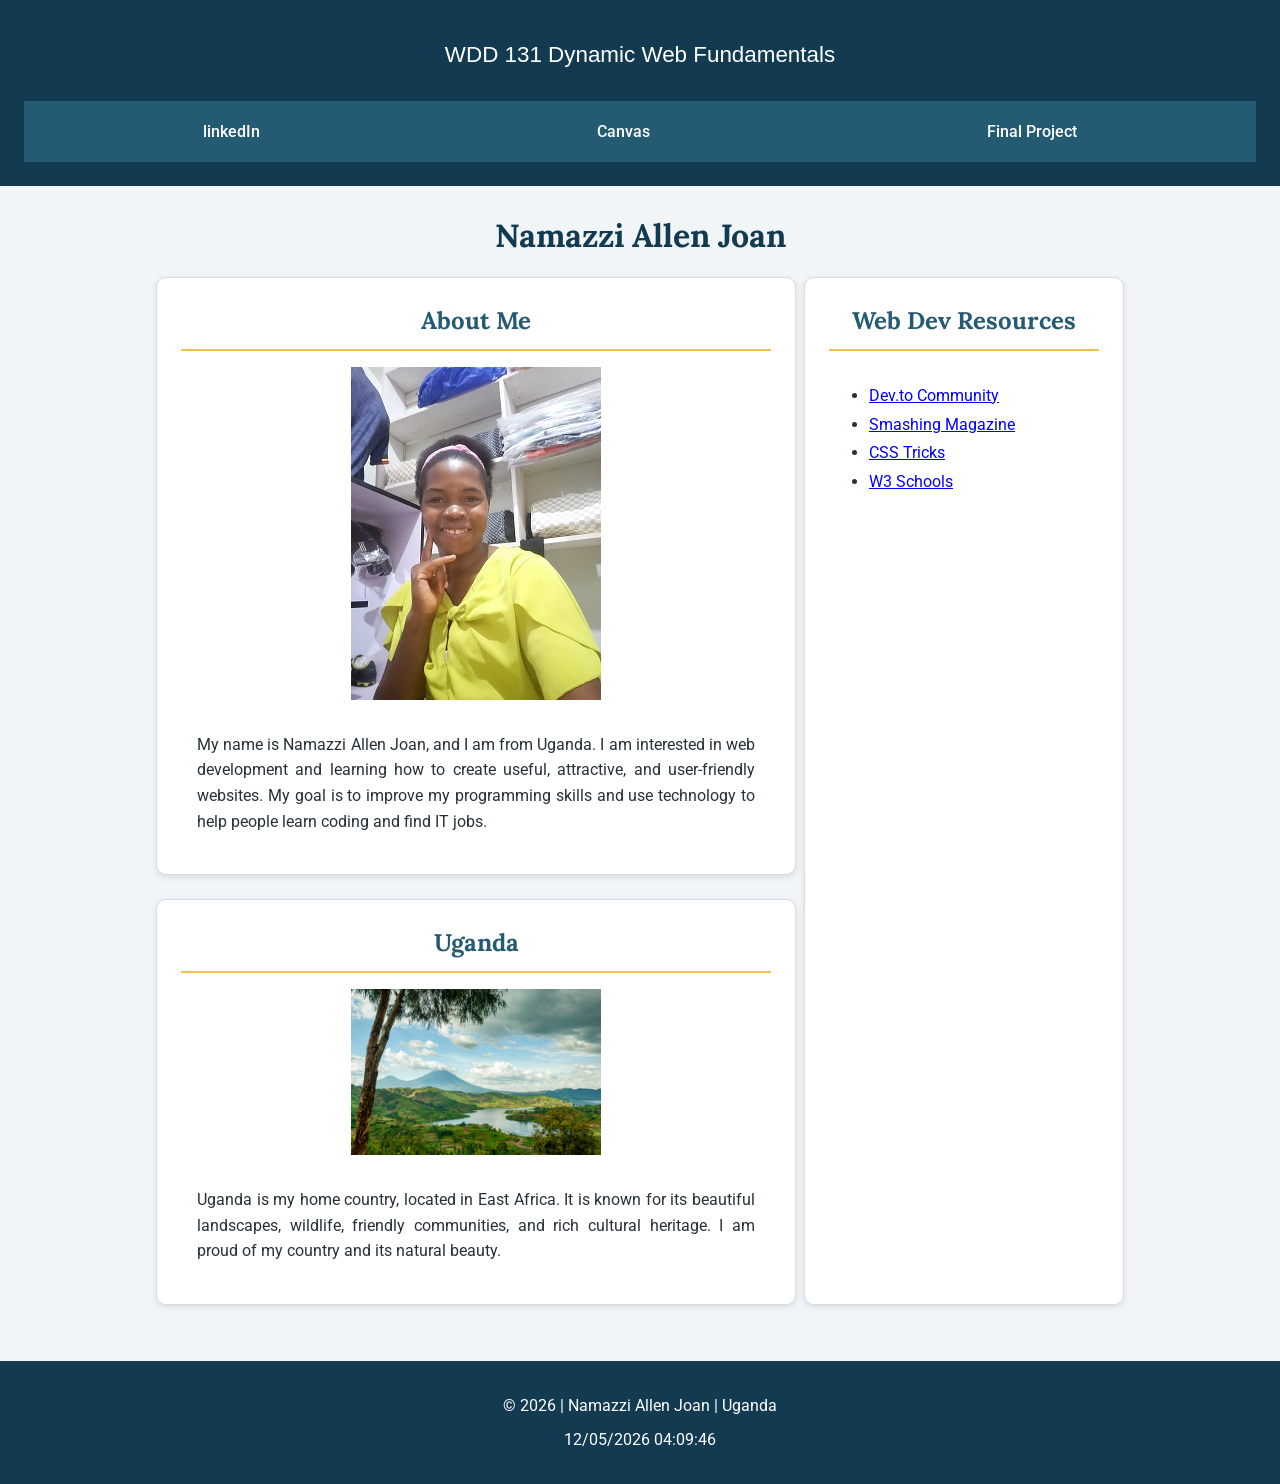
<file: index.html>
<!DOCTYPE html>
<html lang="en">
<head>
     <meta charset="UTF-8">
     <meta name="viewport" content="width=device-width, initial-scale=1.0">
     <title>WDD 131 - Dynamic Web Fundamentals - Namazzi Allen Joan</title>
     <meta name="description" content="WDD 131 - Dynamic Wed Fundamentals, by Namazzi Allen Joan. learn about my background, web development studies, personal interests and goals. ">
     <meta name="author" content="Namazzi Allen Joan">
     
     <link rel="preconnect" href="https://fonts.googleapis.com">
     <link rel="preconnect" href="https://fonts.gstatic.com" crossorigin>
     <link href="https://fonts.googleapis.com/css2?family=Roboto:wght@400;500;700&family=Lora:wght@400;500;700&display=swap" rel="stylesheet">
     <link rel="stylesheet" href="styles/base.css">
     <script src="scripts/getdates.js" defer></script>
</head>
<body>
 <header>
  <span id="course-title">WDD 131 Dynamic Web Fundamentals</span>

  <nav>
    <a href="https://https://www.linkedin.com/in/namazzi-allen-joan-37a02a3b5/" target="_blank">linkedIn</a>
    <a href="https://byupw.instructure.com/" target="_blank">Canvas</a>
    <a href="final-project/">Final Project</a>
  </nav>
 </header>
 <main>
  <h1>Namazzi Allen Joan</h1>

  <div class="content-grid">
    <!--left column-->
    <div class="about-column">
      <section class="card">
         <h2>About Me</h2>
         <img src="images/allen.jpg" alt="Picture of Namazzi Allen Joan.">
         <p>
            My name is Namazzi Allen Joan, and I am from Uganda.
            I am interested in web development and learning how to
            create useful, attractive, and user-friendly websites.
            My goal is to improve my programming skills and use
            technology to help people learn coding and find IT jobs.
         </p>
      </section>
      <section class="card">
         <h2>Uganda</h2>
         <img src="images/uganda.jpg" alt="Beautiful scenery of Uganda">

         <p>
            Uganda is my home country, located in East Africa.
            It is known for its beautiful landscapes, wildlife,
            friendly communities, and rich cultural heritage.
            I am proud of my country and its natural beauty.
         </p>
      </section>
    </div>

     <section class="card resources">
      <h2>Web Dev Resources</h2>

       <ul>
          <li><a href="https://dev.to/">Dev.to Community</a></li>
          <li><a href="https://www.smashingmagazine.com/">Smashing Magazine</a></li>
          <li><a href="https://css-tricks.com/">CSS Tricks</a></li>
          <li><a href="https://www.w3schools.com/">W3 Schools</a></li>
       </ul>
     </section>
  </div>
 </main>
 <footer>
    <p>
      ©  <span id="currentyear"></span> | Namazzi Allen Joan | Uganda
    </p>

    <p id="lastModified"></p>
  </footer>
</body>
</html>
</file>
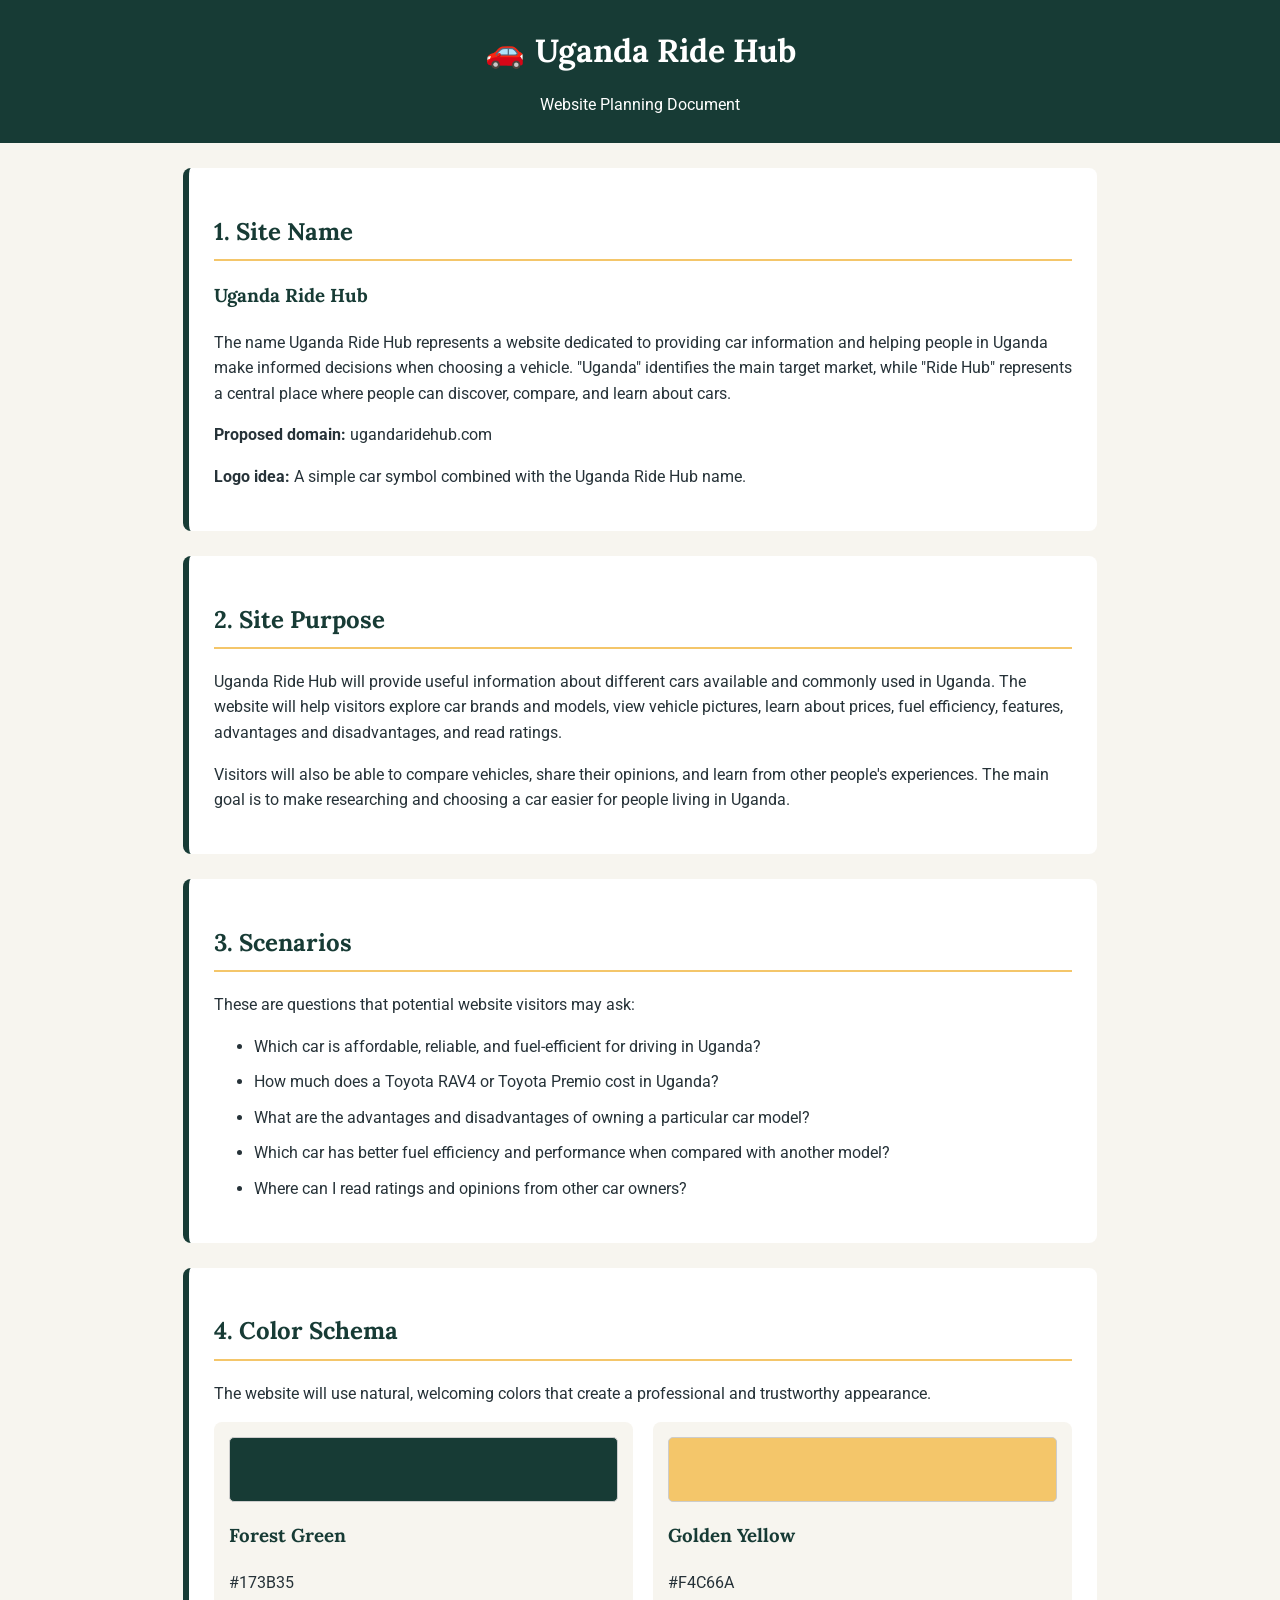
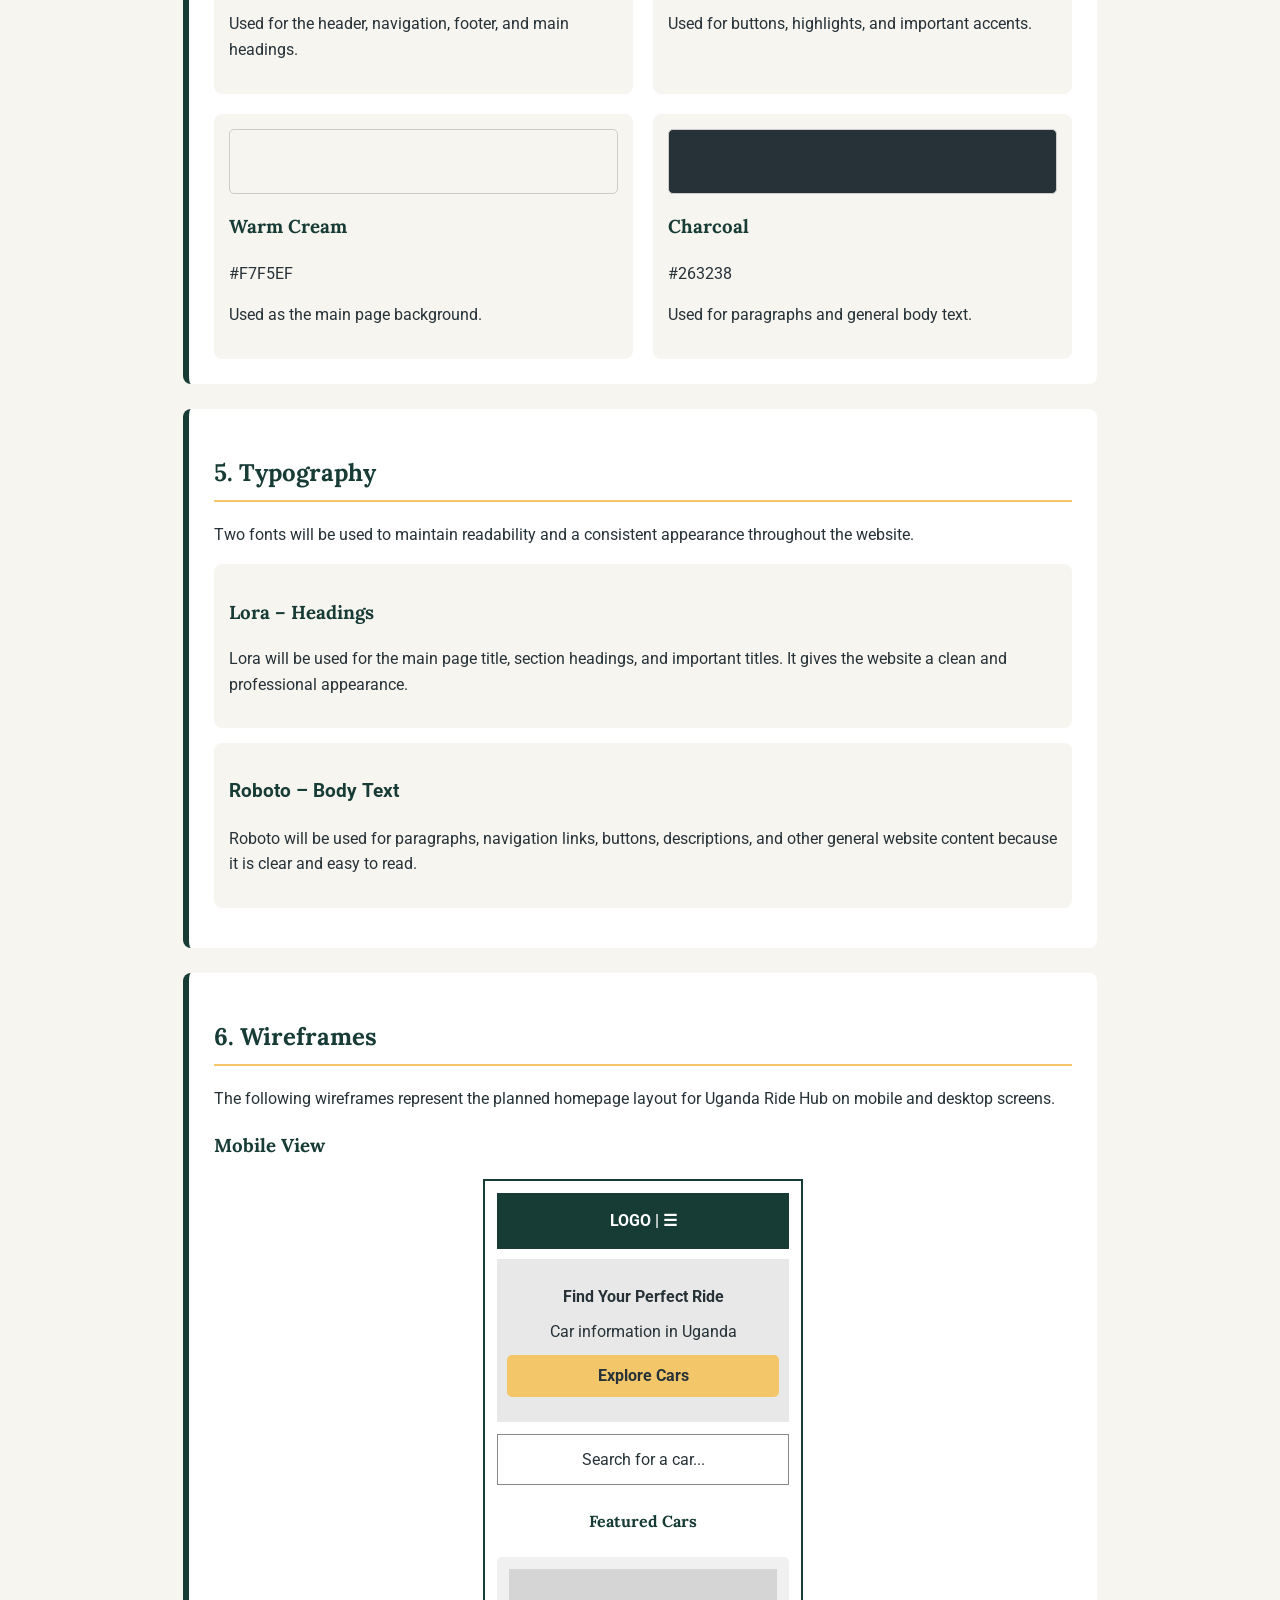
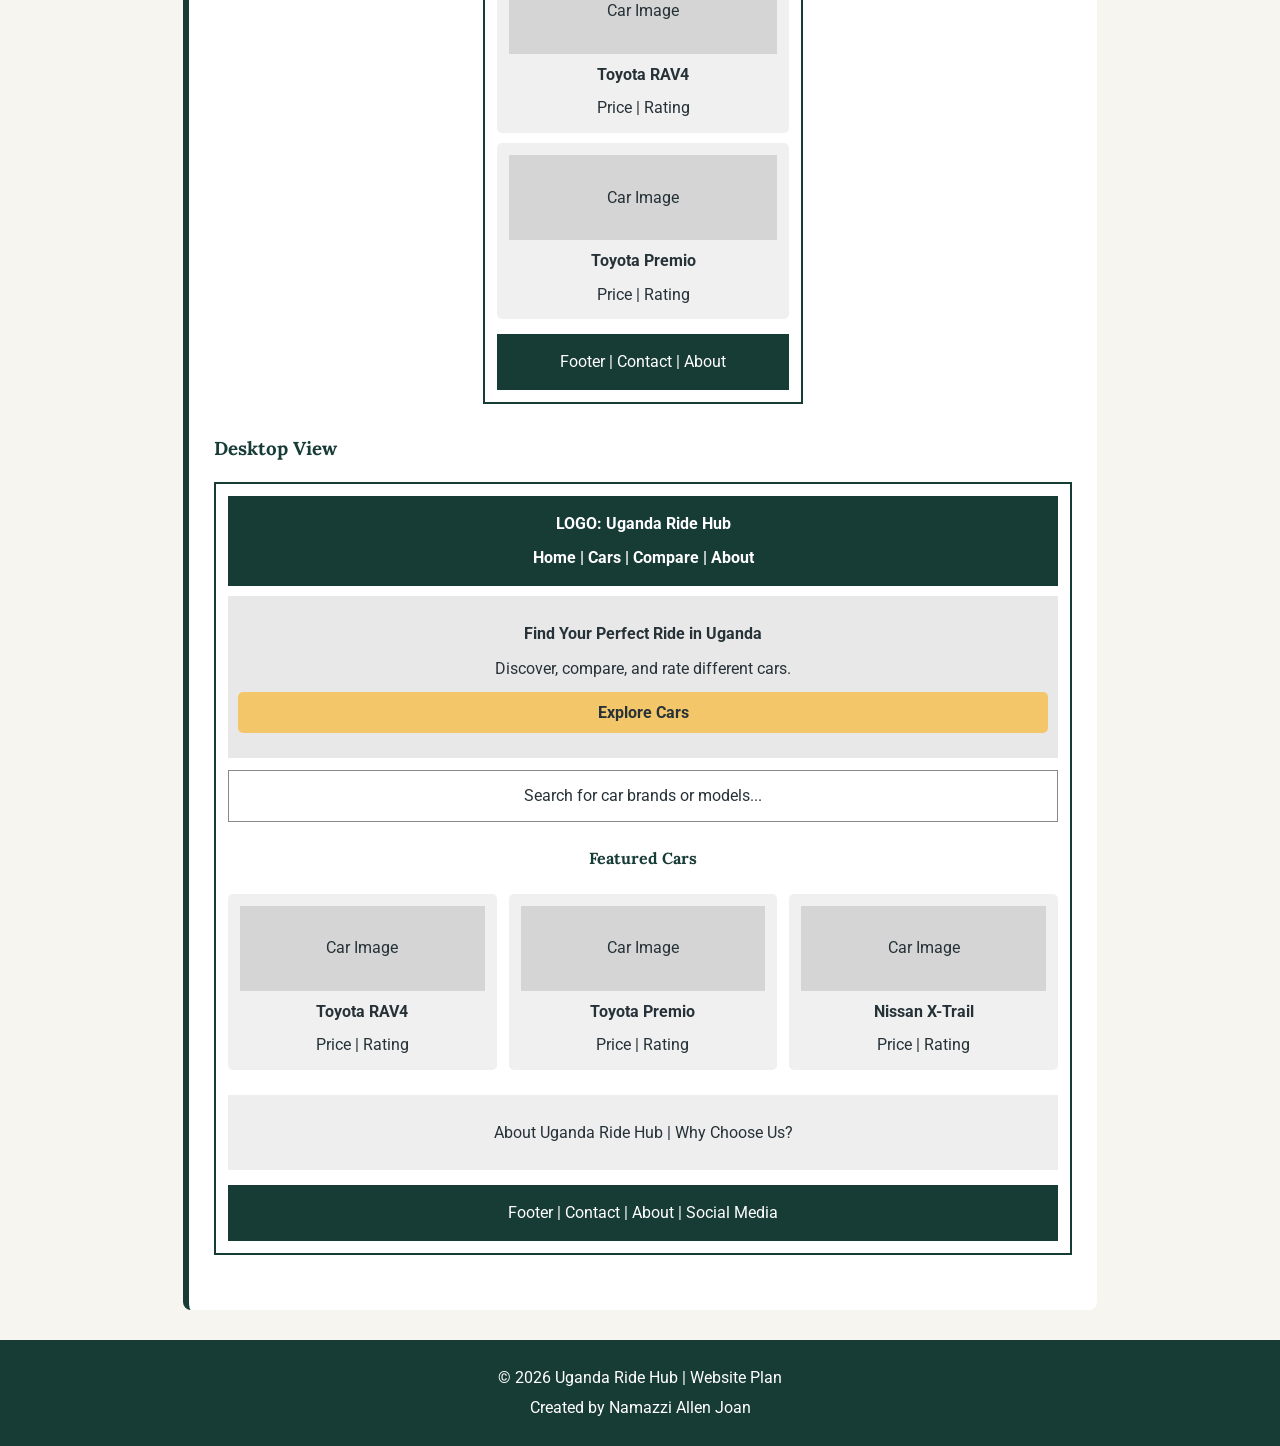
<file: siteplan.html>
<!DOCTYPE html>
<html lang="en">
<head>
  <meta charset="UTF-8">
  <meta name="viewport" content="width=device-width, initial-scale=1.0">
  <meta name="description" content="Website planning document for Uganda Ride Hub, a car information and rating website focused on Uganda.">
  <meta name="author" content="Namazzi Allen Joan">
  <title>Website Plan | Uganda Ride Hub</title>
  
  <link rel="preconnect" href="https://fonts.googleapis.com">
  <link rel="preconnect" href="https://fonts.gstatic.com" crossorigin>
  <link href="https://fonts.googleapis.com/css2?family=Lora:wght@400;600;700&family=Roboto:wght@400;500;700&display=swap" rel="stylesheet">
  
  <link rel="stylesheet" href="styles/siteplan.css">
</head>

<body>
  <header>
    <div class="logo">
       <span class="logo-icon">🚗</span>
       <span>Uganda Ride Hub</span>
    </div>
       <p>Website Planning Document</p>
  </header>

  <main>
    <section>
       <h2>1. Site Name</h2>
       <h3>Uganda Ride Hub</h3>
       <p>
        The name Uganda Ride Hub represents a website dedicated to
        providing car information and helping people in Uganda make
        informed decisions when choosing a vehicle. "Uganda" identifies
        the main target market, while "Ride Hub" represents a central
        place where people can discover, compare, and learn about cars.
       </p>
       <p><strong>Proposed domain:</strong> ugandaridehub.com</p>
       <p><strong>Logo idea:</strong> A simple car symbol combined with
          the Uganda Ride Hub name.</p>
    </section>

    <section>
        <h2>2. Site Purpose</h2>
           
        <p>
          Uganda Ride Hub will provide useful information about different
          cars available and commonly used in Uganda. The website will
                
          help visitors explore car brands and models, view vehicle
          pictures, learn about prices, fuel efficiency, features,
          advantages and disadvantages, and read ratings.
        </p>
        <p>
          Visitors will also be able to compare vehicles, share their
          opinions, and learn from other people's experiences. The main
          goal is to make researching and choosing a car easier for
          people living in Uganda.
        </p>
    </section>

    <section>
        <h2>3. Scenarios</h2>
        <p>These are questions that potential website visitors may ask:</p>
        <ul>
            <li>Which car is affordable, reliable, and fuel-efficient
                for driving in Uganda?</li>
            <li>How much does a Toyota RAV4 or Toyota Premio cost in Uganda?</li>
            <li>What are the advantages and disadvantages of owning
                a particular car model?</li>
            <li>Which car has better fuel efficiency and performance
                when compared with another model?</li>
            <li>Where can I read ratings and opinions from other car owners?</li>
        </ul>
    </section>

    <section>
        <h2>4. Color Schema</h2>
        <p>
           The website will use natural, welcoming colors that create
           a professional and trustworthy appearance.
        </p>

        <div class="color-list">
          <div class="color-item">
            <div class="swatch forest"></div>
            <h3>Forest Green</h3>
            <p>#173B35</p>
            <p>Used for the header, navigation, footer, and main headings.</p>
          </div>

          <div class="color-item">
            <div class="swatch gold"></div>
            <h3>Golden Yellow</h3>
            <p>#F4C66A</p>
            <p>Used for buttons, highlights, and important accents.</p>
          </div>

          <div class="color-item">
            <div class="swatch cream"></div>
            <h3>Warm Cream</h3>
            <p>#F7F5EF</p>
            <p>Used as the main page background.</p>
          </div>

          <div class="color-item">
            <div class="swatch charcoal"></div>
            <h3>Charcoal</h3>
            <p>#263238</p>
            <p>Used for paragraphs and general body text.</p>
          </div>
        </div>
    </section>

    <section>
         <h2>5. Typography</h2>
        <p>
           Two fonts will be used to maintain readability and a consistent
           appearance throughout the website.
        </p>

        <div class="font-example">
          <h3 class="lora-example">Lora – Headings</h3>
          <p>
            Lora will be used for the main page title, section headings,
            and important titles. It gives the website a clean and
            professional appearance.
          </p>
        </div>

        <div class="font-example">
          <h3 class="roboto-example">Roboto – Body Text</h3>
          <p>
            Roboto will be used for paragraphs, navigation links,
            buttons, descriptions, and other general website content
            because it is clear and easy to read.
          </p>
        </div>
    </section>

    <section>
        <h2>6. Wireframes</h2>
        <p>
            The following wireframes represent the planned homepage layout
            for Uganda Ride Hub on mobile and desktop screens.
        </p>

        <h3>Mobile View</h3>
        <div class="wireframe mobile">
            <div class="wf-header">LOGO | ☰</div>
            <div class="wf-hero">
               <strong>Find Your Perfect Ride</strong>
               <span>Car information in Uganda</span>
               <span class="wf-button">Explore Cars</span>
            </div>
            <div class="wf-search">Search for a car...</div>
            <div class="wf-heading">Featured Cars</div>
            <div class="wf-car">
                <div class="wf-image">Car Image</div>
                <strong>Toyota RAV4</strong>
                <span>Price | Rating</span>
            </div>
            <div class="wf-car">
                <div class="wf-image">Car Image</div>
                <strong>Toyota Premio</strong>
                <span>Price | Rating</span>
            </div>
            <div class="wf-footer">Footer | Contact | About</div>
        </div>

        <h3>Desktop View</h3>
        <div class="wireframe desktop">
            <div class="wf-header">
                LOGO: Uganda Ride Hub
                <span>Home | Cars | Compare | About</span>
            </div>
            <div class="wf-hero">
                <strong>Find Your Perfect Ride in Uganda</strong>
                <span>Discover, compare, and rate different cars.</span>
                <span class="wf-button">Explore Cars</span>
            </div>
            <div class="wf-search">Search for car brands or models...</div>
            <div class="wf-heading">Featured Cars</div>
            <div class="wf-car-grid">
                <div class="wf-car">
                    <div class="wf-image">Car Image</div>
                    <strong>Toyota RAV4</strong>
                    <span>Price | Rating</span>
                </div>
                <div class="wf-car">
                    <div class="wf-image">Car Image</div>
                    <strong>Toyota Premio</strong>
                    <span>Price | Rating</span>
                </div>
                <div class="wf-car">
                     <div class="wf-image">Car Image</div>
                    <strong>Nissan X-Trail</strong>
                    <span>Price | Rating</span>
                </div>
            </div>
            <div class="wf-about">
                About Uganda Ride Hub | Why Choose Us?
            </div>
            <div class="wf-footer">
                Footer | Contact | About | Social Media
            </div>
            </div>
    </section>
  </main>

  <footer>
    <p>&copy; 2026 Uganda Ride Hub | Website Plan</p>
    <p>Created by Namazzi Allen Joan</p>
  </footer>
</body>
</html>
</file>
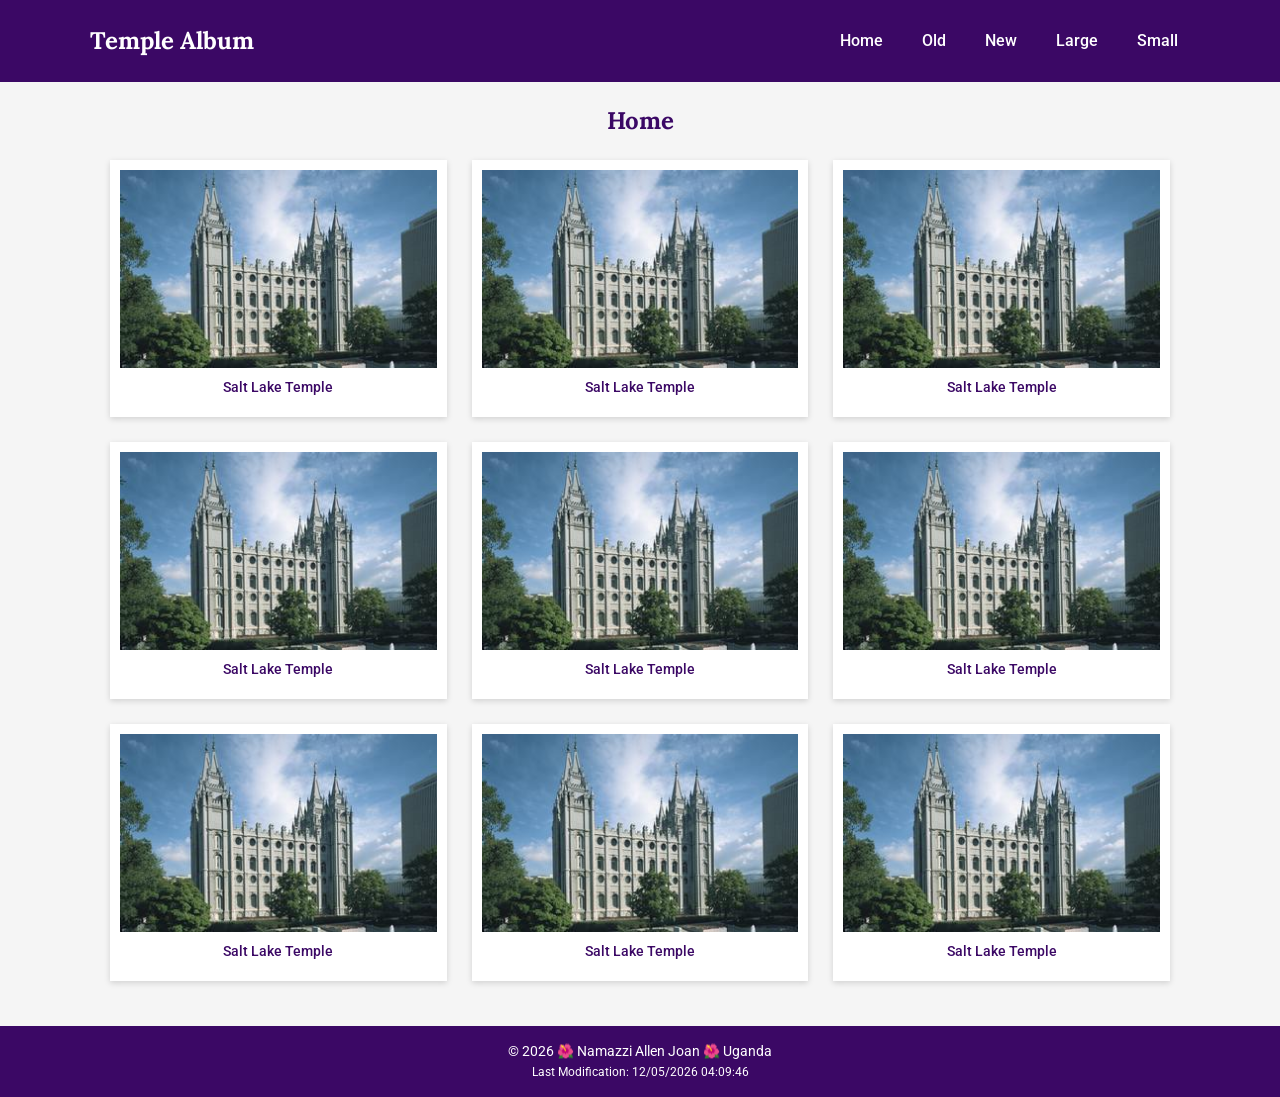
<file: temples.html>
<!DOCTYPE html>
<html lang="en">
  <head>
    <meta charset="UTF-8">
    <meta name="viewport" content="width=device-width, initial-scale=1.0">
    <title>Temple Album | Namazzi Allen Joan</title>
    <meta name="description" content="Explore beautiful temples around the world in this Temple Album featuring temple photographs and information by Namazzi Allen Joan.">
    <meta name="author" content="Namazzi Allen Joan">

    <link rel="preconnect" href="https://fonts.googleapis.com">
     <link rel="preconnect" href="https://fonts.gstatic.com" crossorigin>
     <link href="https://fonts.googleapis.com/css2?family=Roboto:wght@400;500;700&family=Lora:wght@400;500;700&display=swap" rel="stylesheet">
  
    <!-- Mobile CSS -->
    <link rel="stylesheet" href="styles/temples.css">
    <!-- Larger screen CSS -->
    <link rel="stylesheet" href="styles/temples-large.css" media="(min-width: 600px)">

    <script src="scripts/temples.js" defer></script>
  </head>
  <body>
    <header>
      <div class="header-container">
      <h1>Temple Album</h1>
      <nav>
        <ul>
          <li><a href="#">Home</a></li>
          <li><a href="#">Old</a></li>
          <li><a href="#">New</a></li>
          <li><a href="#">Large</a></li>
          <li><a href="#">Small</a></li>
        </ul>
      </nav>
    </div>
    </header>
    <main>
      <h2>Home</h2>

      <div class="temple-container">
         <figure>
           <img src="images/salt-lake-temple.jpg" alt="Salt Lake Temple">
           <figcaption>Salt Lake Temple</figcaption>
         </figure>

         <figure>
            <img src="images/salt-lake-temple.jpg" alt="Salt lake Temple">
            <figcaption>Salt Lake Temple</figcaption>
         </figure>

         <figure>
            <img src="images/salt-lake-temple.jpg" alt="Salt lake Temple">
            <figcaption>Salt Lake Temple</figcaption>
         </figure>

         <figure>
            <img src="images/salt-lake-temple.jpg" alt="Salt Lake Temple">
            <figcaption>Salt Lake Temple</figcaption>
         </figure>

         <figure>
            <img src="images/salt-lake-temple.jpg" alt="Salt Lake Temple">
            <figcaption>Salt Lake Temple</figcaption>
         </figure>

         <figure>
            <img src="images/salt-lake-temple.jpg" alt="Salt Lake Temple">
            <figcaption>Salt Lake Temple</figcaption>
         </figure>

         <figure>
            <img src="images/salt-lake-temple.jpg" alt="Salt Lake Temple">
            <figcaption>Salt Lake Temple</figcaption>
         </figure>

         <figure>
            <img src="images/salt-lake-temple.jpg" alt="Salt Lake Temple">
            <figcaption>Salt Lake Temple</figcaption>
         </figure>

         <figure>
            <img src="images/salt-lake-temple.jpg" alt="Salt Lake Temple">
            <figcaption>Salt Lake Temple</figcaption>
         </figure>
      </div>
    </main>
    <footer>
      <p>
         ©  <span id="currentyear"></span> 🌺 Namazzi Allen Joan 🌺 Uganda
      </p>
      <p>
        Last Modification:
        <span id="lastmodified"></span>
      </p>
    </footer>
  </body>
</html>
</file>
<file: styles/base.css>
* {
  margin: 0;
  padding: 0;
  box-sizing: border-box;
}
body {
  font-family: 'Roboto',sans-serif;
  line-height: 1.6;
  color: #263238;
  background-color: #f1f5f8;
}
h1,h2,h3{
  font-family: "Lora", serif;
}
header {
  background-color:  #123b52;
  color: white;
  text-align: center;
  padding: 1.5rem;
}
#course-title{
  display: block;
  padding: 0.8rem;
  margin-bottom: 1rem;
  font-family: 'Montserrat',sans-serif;
  font-size: 1.4rem;
}
nav{
  display: flex;
  justify-content: space-around;
  align-items: center;
  flex-direction: row;
  background-color: #245b73;
  padding: 0.7rem;
}
nav a{
  color: white;
  text-decoration: none;
  padding: 0.4rem 1rem;
  border-radius: 5px;
  font-weight: 500;
  text-align: center;
}
nav a:hover{
  background-color: #f2c14e;
  color: #123b52;
}
main{
  max-width: 1000px;
  margin: 1.5rem auto;
  padding: 0 1rem;
}
h1{
  text-align: center;
  color: #123b52;
  font-size: 2rem;
  margin-bottom: 1rem;
}
.content-grid{
  display: grid;
  grid-template-columns: 2fr 1fr;
  gap: 0.5rem;
}
.card {
  background-color: white;
  border: 1px solid #d4dde3;
  border-radius: 10px;
  padding: 1.5rem;
  margin-bottom: 1.5rem;
  overflow: hidden;
  box-shadow: 0 2px 6px rgba(0, 0, 0, 0.1);
}
.card h2 {
  color: #245b73;
  text-align: center;
  border-bottom: 2px solid #f2c14e;
  padding-bottom: 0.5rem;
  margin-bottom: 1rem;
}
.card p {
  text-align: justify;
  padding: 1rem;
}
.resources ul {
  padding: 1rem 2.5rem;
}

.resources li {
  margin-bottom: 0.2rem;
}

.resources a {
  color: blue;
}
footer {
  background-color: #123b52;
  color: white;
  text-align: center;
  padding: 1.5rem;
  margin-top: 2rem;
}
footer p {
  margin: 0.5rem;
}
.card img {
  float: none;
  display: block;
  width: 100%;
  max-width: 250px;
  margin: 0 auto 1rem;
}
/* Responsive layout */
@media screen and (max-width: 650px) {
  .content-grid {
    grid-template-columns: 1fr;
  }
}
</file>
<file: styles/siteplan.css>
:root {
    --primary: #173B35;
    --secondary: #F4C66A;
    --background: #F7F5EF;
    --text: #263238;
    --white: #FFFFFF;
}

* {
    box-sizing: border-box;
}

body {
    margin: 0;
    font-family: "Roboto", sans-serif;
    background-color: var(--background);
    color: var(--text);
    line-height: 1.6;
}

header {
    background-color: var(--primary);
    color: var(--white);
    text-align: center;
    padding: 25px 15px;
}

.logo {
    display: flex;
    justify-content: center;
    align-items: center;
    gap: 10px;
    font-family: "Lora", serif;
    font-size: 2rem;
    font-weight: 700;
}

.logo-icon {
    color: var(--secondary);
}

header p {
    margin-bottom: 0;
}

main {
    max-width: 950px;
    margin: 25px auto;
    padding: 0 18px;
}

section {
    background-color: var(--white);
    padding: 25px;
    margin-bottom: 25px;
    border-radius: 8px;
    border-left: 6px solid var(--primary);
}

h2, h3 {
    font-family: "Lora", serif;
}

h2 {
  color: var(--primary);
  border-bottom: 2px solid var(--secondary);
  padding-bottom: 8px;
}

h3 {
color: var(--primary);
}

li {
  margin-bottom: 10px;
}

.color-list {
  display: grid;
  grid-template-columns: repeat(2, 1fr);
  gap: 20px;
}

.color-item {
  padding: 15px;
  background-color: var(--background);
  border-radius: 8px;
}

.swatch {
  height: 65px;
  border-radius: 5px;
  border: 1px solid #cccccc;
}

.forest {
  background-color: #173B35;
}

.gold {
  background-color: #F4C66A;
}

.cream {
  background-color: #F7F5EF;
}

.charcoal {
  background-color: #263238;
}

.font-example {
  padding: 15px;
  margin: 15px 0;
  background-color: var(--background);
  border-radius: 8px;
}

.lora-example {
  font-family: "Lora", serif;
}

.roboto-example {
  font-family: "Roboto", sans-serif;
}

.wireframe {
  border: 2px solid var(--primary);
  padding: 12px;
  margin: 15px auto 30px;
  background-color: #ffffff;
  text-align: center;
}

.mobile {
  max-width: 320px;
}

.desktop {
  width: 100%;
}

.wf-header {
  background-color: var(--primary);
  color: white;
  padding: 15px;
  font-weight: bold;
}

.wf-header span {
  display: block;
  margin-top: 8px;
}

.wf-hero {
  background-color: #e8e8e8;
  padding: 25px 10px;
  margin-top: 10px;
  display: flex;
  flex-direction: column;
  gap: 10px;
}

.wf-button {
  background-color: var(--secondary);
  padding: 8px;
  border-radius: 5px;
  font-weight: bold;
}

.wf-search {
  border: 1px solid #888888;
  padding: 12px;
  margin: 12px 0;
}

.wf-heading {
  font-family: "Lora", serif;
  font-weight: bold;
  color: var(--primary);
  padding: 12px;
}

.wf-car {
  background-color: #f0f0f0;
  padding: 12px;
  margin: 10px 0;
  border-radius: 5px;
  display: flex;
  flex-direction: column;
  gap: 8px;
}

.wf-image {
  background-color: #d5d5d5;
  min-height: 85px;
  display: grid;
  place-items: center;
}

.wf-footer {
  background-color: var(--primary);
  color: white;
  padding: 15px;
  margin-top: 15px;
}

.wf-car-grid {
  display: grid;
  grid-template-columns: repeat(3, 1fr);
  gap: 12px;
}

.wf-about {
  padding: 25px;
  margin-top: 15px;
  background-color: #eeeeee;
}

footer {
  background-color: var(--primary);
  color: white;
  text-align: center;
  padding: 20px;
  margin-top: 30px;
}

footer p {
  margin: 5px;
}

@media screen and (max-width: 600px) {
  .logo {
    font-size: 1.5rem;
  }

  main {
    padding: 0 12px;
  }

  section {
    padding: 18px;
  }

  .color-list {
    grid-template-columns: 1fr;
  }

  .desktop {
    overflow-x: auto;
  }

  .wf-car-grid {
    grid-template-columns: 1fr;
  }
}
</file>
<file: styles/temples.css>
/* General Reset */
* {
  margin: 0;
  padding: 0;
  box-sizing: border-box;
}

/* Body */
body {
  font-family: "Roboto", sans-serif;
  color: #263238;
  background-color: #f5f5f5;
  line-height: 1.6;
}

/* Header */
header {
  background-color: #3b0865;
  color: white;
  padding: 20px;
}

/* Header title */
header h1 {
  font-family: "Lora", serif;
  font-size: 1.5rem;
  white-space: nowrap;
  margin: 0;
}

/* Navigation */
nav {
  display: flex;
  flex: 1;
  justify-content: flex-end;
  align-items: center;
}

nav ul {
  display: flex;
  flex-wrap: nowrap;
  align-items: center;
  gap: 15px;
  list-style: none;
}

nav a {
  display: block;
  color: white;
  text-decoration: none;
  padding: 8px 12px;
  border-radius: 4px;
  font-weight: 500;
}

/* Navigation hover effect */
nav a:hover {
  background-color: #ffffff;
  color: #3b0865;
}

/* Main */
main {
  max-width: 900px;
  margin: 0 auto;
  padding: 20px 15px;
}

/* Main heading */
main h2 {
  font-family: "Lora", serif;
  text-align: center;
  margin-bottom: 20px;
  color: #3b0865;
}

/* Temple gallery */
.temple-container {
  display: grid;
  grid-template-columns: 1fr;
  gap: 25px;
}

/* Figure */
figure {
  background-color: white;
  text-align: center;
  padding: 10px;
  box-shadow: 0 2px 6px rgba(0, 0, 0, 0.15);
}

/* Temple images */
figure img {
  width: 100%;
  height: auto;
  display: block;
  object-fit: cover;
}

/* Image captions */
figcaption {
    padding: 8px;
    color: #3b0865;
    font-size: 0.9rem;
    font-weight: 500;
}

/* Footer */
footer {
  background-color: #3b0865;
  color: white;
  text-align: center;
  padding: 15px;
  margin-top: 25px;
  font-size: 0.85rem;
}

footer p:last-child {
  font-size: 0.75rem;
}
</file>
<file: styles/temples-large.css>
/* Larger Screen Layout */
@media screen and (min-width: 640px) {

    /* Header */
    .header-container {
      display: flex;
      flex-direction: row;
      align-items: center;
      justify-content: space-between;
      max-width: 1100px;
      margin: 0 auto;
      gap: 20px;
    }

    .site-name {
      white-space: nowrap;
      font-family: "Lora", serif;
      font-size: 1.5rem;
      font-weight: 700;
    }

    /* Navigation */
    nav ul {
      display: flex;
      flex-direction: row;
      flex-wrap: nowrap;
      justify-content: center;
      align-items: center;
      gap: 15px;
    }

    /* Main */
    main {
      max-width: 1100px;
      margin: 0 auto;
      padding: 20px;
    }

    main h1 {
      text-align: center;
      margin-bottom: 25px;
    }

    /*Temple Gallery */
    .temple-container {
      display: grid;
      grid-template-columns: repeat(3, minmax(0, 1fr));
      gap: 25px;
    }

    /* Temple Cards */
    .temple-card {
      display: flex;
      flex-direction: column;
      height: 100%;
    }

    /* Temple Images */
    .temple-card img {
      width: 100%;
      height: 200px;
      object-fit: cover;
      margin-top: auto;
    }

}
</file>
